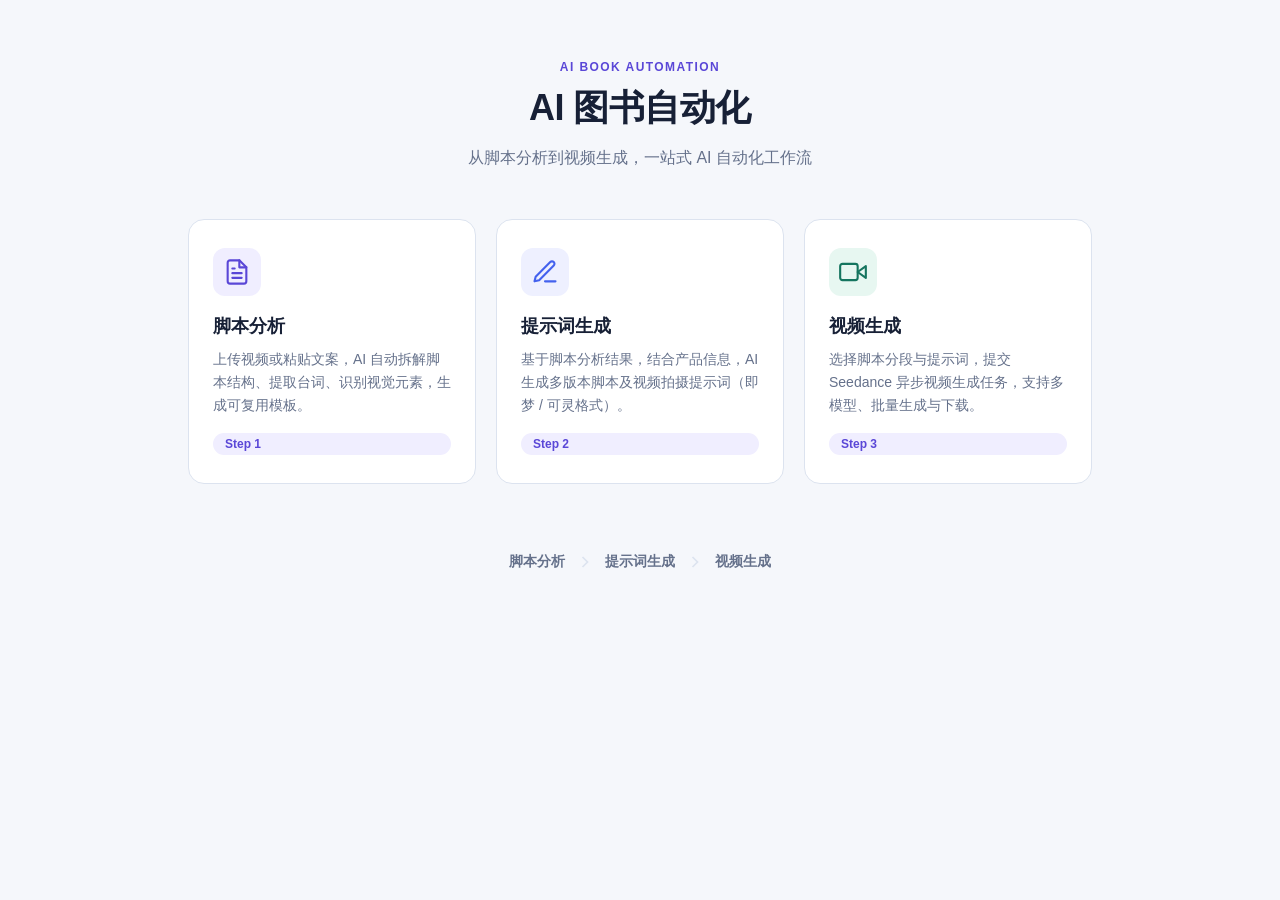
<file: static/index.html>
<!DOCTYPE html>
<html lang="zh-CN">
<head>
  <meta charset="UTF-8">
  <meta name="viewport" content="width=device-width, initial-scale=1.0">
  <title>AI 图书自动化</title>
  <link rel="stylesheet" href="style.css">
</head>
<body>
  <div class="home">
    <header>
      <p class="eyebrow">AI BOOK AUTOMATION</p>
      <h1>AI 图书自动化</h1>
      <p class="subtitle">从脚本分析到视频生成，一站式 AI 自动化工作流</p>
    </header>

    <main>
      <div class="cards">
        <a href="/script/" class="card">
          <div class="card-icon">
            <svg width="28" height="28" viewBox="0 0 24 24" fill="none" stroke="currentColor" stroke-width="1.8" stroke-linecap="round" stroke-linejoin="round">
              <path d="M14 2H6a2 2 0 0 0-2 2v16a2 2 0 0 0 2 2h12a2 2 0 0 0 2-2V8z"/>
              <polyline points="14 2 14 8 20 8"/>
              <line x1="16" y1="13" x2="8" y2="13"/>
              <line x1="16" y1="17" x2="8" y2="17"/>
              <polyline points="10 9 9 9 8 9"/>
            </svg>
          </div>
          <h2>脚本分析</h2>
          <p class="card-desc">上传视频或粘贴文案，AI 自动拆解脚本结构、提取台词、识别视觉元素，生成可复用模板。</p>
          <span class="card-step">Step 1</span>
        </a>

        <a href="/prompt/" class="card">
          <div class="card-icon accent">
            <svg width="28" height="28" viewBox="0 0 24 24" fill="none" stroke="currentColor" stroke-width="1.8" stroke-linecap="round" stroke-linejoin="round">
              <path d="M12 20h9"/>
              <path d="M16.5 3.5a2.121 2.121 0 0 1 3 3L7 19l-4 1 1-4L16.5 3.5z"/>
            </svg>
          </div>
          <h2>提示词生成</h2>
          <p class="card-desc">基于脚本分析结果，结合产品信息，AI 生成多版本脚本及视频拍摄提示词（即梦 / 可灵格式）。</p>
          <span class="card-step">Step 2</span>
        </a>

        <a href="/video/" class="card">
          <div class="card-icon green">
            <svg width="28" height="28" viewBox="0 0 24 24" fill="none" stroke="currentColor" stroke-width="1.8" stroke-linecap="round" stroke-linejoin="round">
              <polygon points="23 7 16 12 23 17 23 7"/>
              <rect x="1" y="5" width="15" height="14" rx="2" ry="2"/>
            </svg>
          </div>
          <h2>视频生成</h2>
          <p class="card-desc">选择脚本分段与提示词，提交 Seedance 异步视频生成任务，支持多模型、批量生成与下载。</p>
          <span class="card-step">Step 3</span>
        </a>
      </div>

      <div class="flow">
        <span>脚本分析</span>
        <svg width="20" height="20" viewBox="0 0 24 24" fill="none" stroke="currentColor" stroke-width="2"><polyline points="9 18 15 12 9 6"/></svg>
        <span>提示词生成</span>
        <svg width="20" height="20" viewBox="0 0 24 24" fill="none" stroke="currentColor" stroke-width="2"><polyline points="9 18 15 12 9 6"/></svg>
        <span>视频生成</span>
      </div>
    </main>
  </div>
</body>
</html>
</file>
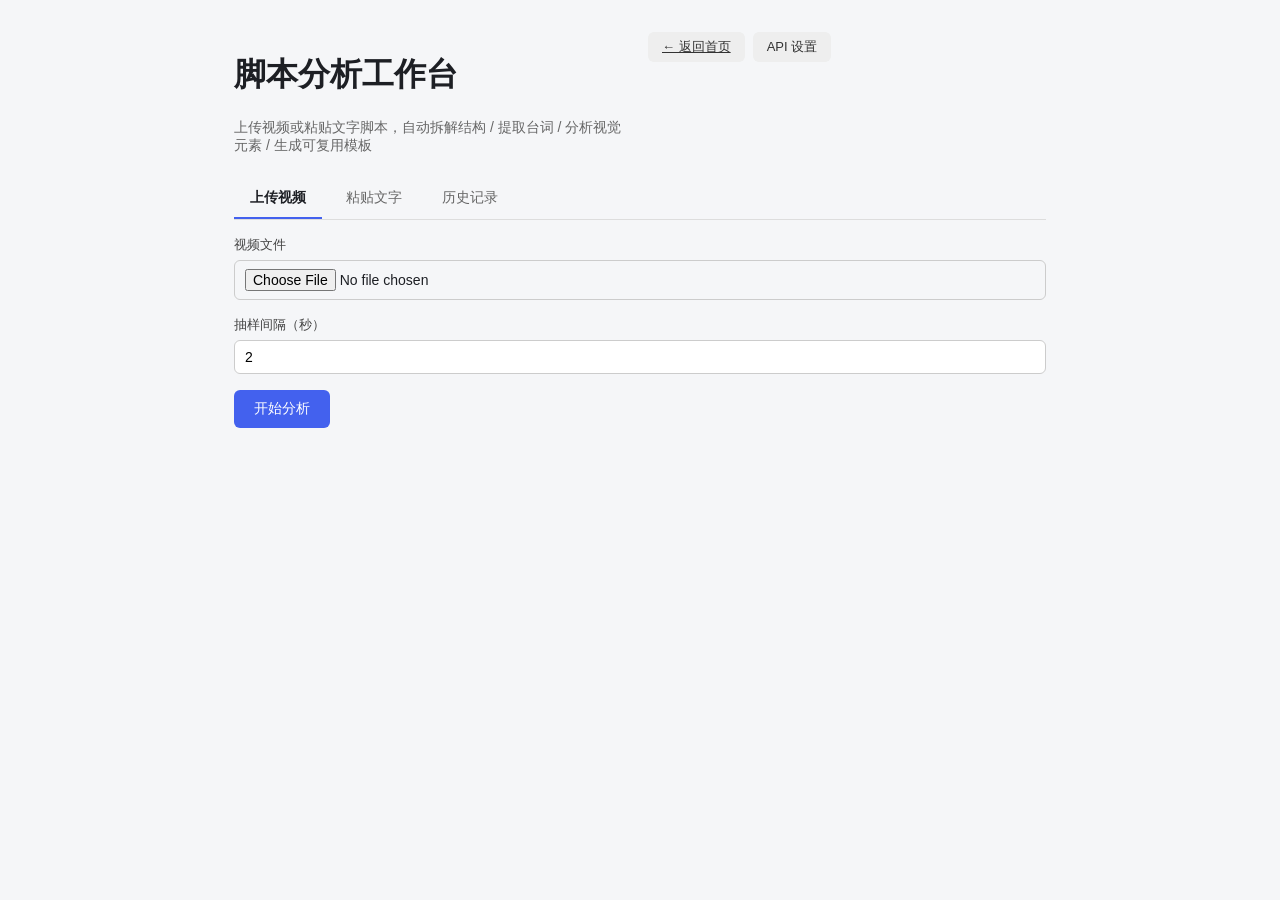
<file: 脚本分析/static/index.html>
<!DOCTYPE html>
<html lang="zh-CN">
<head>
<meta charset="UTF-8" />
<meta name="viewport" content="width=device-width, initial-scale=1.0" />
<title>脚本分析工作台</title>
<link rel="stylesheet" href="./style.css" />
</head>
<body>
<div class="app">
  <header>
    <div>
      <h1>脚本分析工作台</h1>
      <p class="subtitle">上传视频或粘贴文字脚本，自动拆解结构 / 提取台词 / 分析视觉元素 / 生成可复用模板</p>
    </div>
    <div class="header-actions">
      <a href="/" class="btn-secondary">← 返回首页</a>
      <button id="open-settings" class="btn-secondary">API 设置</button>
    </div>
  </header>

  <nav class="tabs">
    <button class="tab-btn active" data-tab="video">上传视频</button>
    <button class="tab-btn" data-tab="text">粘贴文字</button>
    <button class="tab-btn" data-tab="history">历史记录</button>
  </nav>

  <section class="tab-panel active" id="panel-video">
    <form id="video-form">
      <label class="field">
        <span>视频文件</span>
        <input type="file" id="video-file" accept="video/*" required />
      </label>
      <label class="field">
        <span>抽样间隔（秒）</span>
        <input type="number" id="frame-interval" value="2" min="0.5" step="0.5" />
      </label>
      <button type="submit" class="btn-primary">开始分析</button>
    </form>
    <div id="video-progress" class="progress hidden">
      <div class="spinner"></div>
      <span id="video-progress-text">处理中…</span>
    </div>
    <div id="video-error" class="error hidden"></div>
  </section>

  <section class="tab-panel" id="panel-text">
    <form id="text-form">
      <label class="field">
        <span>脚本文本</span>
        <textarea id="script-text" rows="10" placeholder="粘贴口播稿/脚本文字…" required></textarea>
      </label>
      <button type="submit" class="btn-primary">开始分析</button>
    </form>
    <div id="text-progress" class="progress hidden">
      <div class="spinner"></div>
      <span>分析中…</span>
    </div>
    <div id="text-error" class="error hidden"></div>
  </section>

  <section class="tab-panel" id="panel-history">
    <div id="history-list"></div>
  </section>

  <div id="history-video-player" class="hidden"></div>

  <section id="result" class="result hidden">
    <nav class="result-tabs">
      <button class="result-tab-btn active" data-result-tab="structure">结构拆解</button>
      <button class="result-tab-btn" data-result-tab="dialogue">文案台词</button>
      <button class="result-tab-btn" data-result-tab="visual">视觉元素</button>
      <button class="result-tab-btn" data-result-tab="template">可复用模板</button>
      <button class="result-tab-btn" data-result-tab="prompts">Prompt 记录</button>
    </nav>

    <div class="result-panel active" id="result-structure"></div>
    <div class="result-panel" id="result-dialogue"></div>
    <div class="result-panel" id="result-visual"></div>
    <div class="result-panel" id="result-template">
      <button id="copy-template" class="btn-secondary">复制 JSON</button>
      <pre id="template-json"></pre>
    </div>
    <div class="result-panel" id="result-prompts"></div>
  </section>
</div>

<div id="settings-panel" class="settings-panel hidden" role="dialog" aria-modal="true" aria-labelledby="settings-title">
  <div class="settings-card">
    <div class="settings-heading">
      <div>
        <p class="eyebrow">本机配置</p>
        <h2 id="settings-title">LLM API 设置</h2>
      </div>
      <button id="close-settings" class="icon-button" aria-label="关闭设置">&times;</button>
    </div>
    <p id="key-status" class="settings-status">正在读取配置状态…</p>
    <form id="settings-form">
      <label class="field">
        <span>OPENAI_API_KEY</span>
        <input id="api-key" type="password" autocomplete="new-password" spellcheck="false" placeholder="粘贴 API Key" required />
      </label>
      <label class="field">
        <span>OPENAI_BASE_URL</span>
        <input id="base-url" type="text" spellcheck="false" placeholder="https://api.openai.com/v1" />
      </label>
      <label class="field">
        <span>模型</span>
        <select id="model-select"></select>
      </label>
      <p id="settings-error" class="error" role="alert"></p>
      <div class="settings-actions">
        <button type="button" id="cancel-settings" class="btn-secondary">取消</button>
        <button type="submit" class="btn-primary">安全保存</button>
      </div>
    </form>
  </div>
</div>

<script src="./app.js"></script>
</body>
</html>
</file>
<file: static/style.css>
:root { --ink:#172036; --muted:#65718b; --line:#dce3ef; --paper:#fff; --canvas:#f5f7fb; --accent:#5a47d7; --accent-dark:#4232b2; --good:#15755f; --good-light:#e7f7f1; }
* { box-sizing:border-box; margin:0; padding:0; }
body { font-family:-apple-system,BlinkMacSystemFont,"PingFang SC","Microsoft YaHei",sans-serif; background:var(--canvas); color:var(--ink); min-height:100vh; }

.home { max-width:960px; margin:0 auto; padding:60px 28px 80px; }

header { text-align:center; margin-bottom:48px; }
.eyebrow { color:var(--accent); font-size:12px; font-weight:700; letter-spacing:.12em; margin-bottom:10px; }
h1 { font-size:36px; letter-spacing:-.5px; margin-bottom:12px; }
.subtitle { color:var(--muted); font-size:16px; line-height:1.6; }

.cards { display:grid; grid-template-columns:repeat(3,1fr); gap:20px; margin-bottom:48px; }

.card { position:relative; display:flex; flex-direction:column; padding:28px 24px; background:var(--paper); border:1px solid var(--line); border-radius:16px; text-decoration:none; color:inherit; transition:border-color .2s, box-shadow .2s, transform .15s; }
.card:hover { border-color:var(--accent); box-shadow:0 8px 28px rgba(90,71,215,.1); transform:translateY(-3px); }

.card-icon { width:48px; height:48px; display:grid; place-items:center; border-radius:12px; background:#f0eeff; color:var(--accent); margin-bottom:18px; }
.card-icon.accent { background:#eef0ff; color:#4361ee; }
.card-icon.green { background:var(--good-light); color:var(--good); }

.card h2 { font-size:18px; margin-bottom:10px; }
.card-desc { font-size:14px; color:var(--muted); line-height:1.65; flex:1; }
.card-step { display:inline-block; margin-top:16px; padding:4px 12px; border-radius:999px; background:#f0eeff; color:var(--accent); font-size:12px; font-weight:700; }

.flow { display:flex; align-items:center; justify-content:center; gap:10px; padding:20px; color:var(--muted); font-size:14px; font-weight:600; }
.flow svg { color:var(--line); }

@media (max-width:720px) {
  .home { padding:36px 18px 48px; }
  h1 { font-size:26px; }
  .cards { grid-template-columns:1fr; }
}
</file>
<file: 脚本分析/static/style.css>
* {
  box-sizing: border-box;
}

body {
  margin: 0;
  font-family: -apple-system, BlinkMacSystemFont, "Segoe UI", sans-serif;
  background: #f5f6f8;
  color: #1d1f24;
}

.app {
  max-width: 860px;
  margin: 0 auto;
  padding: 32px 24px 80px;
}

header {
  display: flex;
  justify-content: space-between;
  align-items: flex-start;
  gap: 16px;
}

header > div {
  flex: 1;
}

.header-actions {
  display: flex;
  gap: 8px;
  flex-shrink: 0;
  margin-bottom: 24px;
}

.subtitle {
  margin: 0 0 24px;
  color: #666;
  font-size: 14px;
}

.tabs, .result-tabs {
  display: flex;
  gap: 8px;
  margin-bottom: 16px;
  border-bottom: 1px solid #ddd;
}

.tab-btn, .result-tab-btn {
  padding: 10px 16px;
  border: none;
  background: none;
  cursor: pointer;
  font-size: 14px;
  color: #666;
  border-bottom: 2px solid transparent;
}

.tab-btn.active, .result-tab-btn.active {
  color: #1d1f24;
  border-bottom-color: #4361ee;
  font-weight: 600;
}

.tab-panel {
  display: none;
}

.tab-panel.active {
  display: block;
}

.field {
  display: block;
  margin-bottom: 16px;
}

.field span {
  display: block;
  margin-bottom: 6px;
  font-size: 13px;
  color: #444;
}

input[type="file"],
input[type="number"],
textarea {
  width: 100%;
  padding: 8px 10px;
  border: 1px solid #ccc;
  border-radius: 6px;
  font-size: 14px;
  font-family: inherit;
}

textarea {
  resize: vertical;
}

.btn-primary {
  padding: 10px 20px;
  background: #4361ee;
  color: #fff;
  border: none;
  border-radius: 6px;
  font-size: 14px;
  cursor: pointer;
}

.btn-primary:hover {
  background: #3651d4;
}

.btn-secondary {
  padding: 6px 14px;
  background: #eee;
  color: #333;
  border: none;
  border-radius: 6px;
  font-size: 13px;
  cursor: pointer;
  margin-bottom: 10px;
}

.progress {
  display: flex;
  align-items: center;
  gap: 10px;
  margin-top: 16px;
  color: #666;
  font-size: 14px;
}

.progress.hidden, .error.hidden, .result.hidden {
  display: none;
}

.spinner {
  width: 16px;
  height: 16px;
  border: 2px solid #ddd;
  border-top-color: #4361ee;
  border-radius: 50%;
  animation: spin 0.8s linear infinite;
}

@keyframes spin {
  to { transform: rotate(360deg); }
}

.error {
  margin-top: 16px;
  padding: 10px 14px;
  background: #fdecea;
  color: #b3261e;
  border-radius: 6px;
  font-size: 13px;
}

.result {
  margin-top: 32px;
}

.result-panel {
  display: none;
}

.result-panel.active {
  display: block;
}

.card {
  background: #fff;
  border: 1px solid #e5e5e5;
  border-radius: 8px;
  padding: 14px 16px;
  margin-bottom: 10px;
}

.card .meta {
  font-size: 12px;
  color: #888;
  margin-bottom: 4px;
}

.card .role-badge {
  display: inline-block;
  padding: 2px 8px;
  border-radius: 4px;
  background: #eef0ff;
  color: #4361ee;
  font-size: 12px;
  margin-right: 8px;
}

pre#template-json {
  background: #1d1f24;
  color: #e5e5e5;
  padding: 16px;
  border-radius: 8px;
  overflow-x: auto;
  font-size: 13px;
}

.prompt-block {
  background: #fff;
  border: 1px solid #e5e5e5;
  border-radius: 8px;
  padding: 14px 16px;
  margin-bottom: 14px;
}

.prompt-block h3 {
  margin: 0 0 10px;
  font-size: 14px;
}

.prompt-block .prompt-section {
  margin-bottom: 12px;
}

.prompt-block .prompt-section:last-child {
  margin-bottom: 0;
}

.prompt-block .prompt-section-label {
  font-size: 12px;
  color: #888;
  margin-bottom: 4px;
  display: flex;
  align-items: center;
  justify-content: space-between;
}

.prompt-block pre {
  background: #1d1f24;
  color: #e5e5e5;
  padding: 12px 14px;
  border-radius: 8px;
  overflow-x: auto;
  font-size: 12.5px;
  white-space: pre-wrap;
  word-break: break-word;
  margin: 0;
}

.btn-copy {
  padding: 2px 10px;
  background: #eee;
  color: #333;
  border: none;
  border-radius: 4px;
  font-size: 12px;
  cursor: pointer;
}

.prompt-section-highlight pre {
  background: #14203d;
  border: 1px solid #4361ee;
}

.variables-list {
  display: flex;
  flex-direction: column;
  gap: 10px;
}

.variables-list .prompt-section {
  margin-bottom: 0;
}

.badge-row {
  display: flex;
  flex-wrap: wrap;
  gap: 8px;
}

.badge {
  display: inline-flex;
  gap: 4px;
  padding: 4px 10px;
  background: #eef0ff;
  color: #333;
  border-radius: 999px;
  font-size: 12px;
}

.badge b {
  color: #4361ee;
  font-weight: 600;
}

.history-card {
  display: flex;
  align-items: center;
  gap: 12px;
  background: #fff;
  border: 1px solid #e5e5e5;
  border-radius: 8px;
  padding: 12px 16px;
  margin-bottom: 10px;
  cursor: pointer;
  transition: border-color 0.15s, background 0.15s;
}

.history-card:hover {
  border-color: #4361ee;
  background: #f7f8ff;
}

.history-card .history-title {
  flex: 1;
  font-size: 14px;
  overflow: hidden;
  text-overflow: ellipsis;
  white-space: nowrap;
}

.history-card .history-time {
  font-size: 12px;
  color: #888;
  white-space: nowrap;
}

#history-video-player.hidden {
  display: none;
}

#history-video-player {
  margin-top: 24px;
}

#history-video-player video {
  width: 100%;
  border-radius: 8px;
  display: block;
}

/* ---- Settings Modal ---- */

.eyebrow {
  color: #4361ee;
  font-size: 12px;
  font-weight: 700;
  letter-spacing: 0.05em;
  margin-bottom: 4px;
}

.settings-panel {
  position: fixed;
  inset: 0;
  z-index: 100;
  display: grid;
  place-items: center;
  padding: 20px;
  background: rgba(0, 0, 0, 0.4);
}

.settings-panel.hidden {
  display: none;
}

.settings-card {
  width: min(480px, 100%);
  padding: 24px;
  border-radius: 12px;
  background: #fff;
  box-shadow: 0 24px 60px rgba(0, 0, 0, 0.3);
}

.settings-heading {
  display: flex;
  justify-content: space-between;
  align-items: flex-start;
  gap: 16px;
  margin-bottom: 16px;
}

.settings-heading h2 {
  margin: 0;
  font-size: 18px;
}

.icon-button {
  width: 32px;
  height: 32px;
  padding: 0;
  background: #eee;
  color: #333;
  border: none;
  border-radius: 6px;
  font-size: 20px;
  cursor: pointer;
  flex-shrink: 0;
}

.icon-button:hover {
  background: #ddd;
}

.settings-status {
  margin: 12px 0 16px;
  padding: 10px 12px;
  border-radius: 6px;
  background: #f0f0f0;
  color: #555;
  font-size: 13px;
  font-weight: 600;
}

.settings-status.configured {
  background: #e3f6e8;
  color: #1c8a4b;
}

.settings-actions {
  display: flex;
  justify-content: flex-end;
  gap: 10px;
  margin-top: 16px;
}

select,
input[type="text"],
input[type="password"] {
  width: 100%;
  padding: 8px 10px;
  border: 1px solid #ccc;
  border-radius: 6px;
  font-size: 14px;
  font-family: inherit;
  background: #fff;
  box-sizing: border-box;
}

.btn-secondary {
  margin-bottom: 0;
}
</file>
